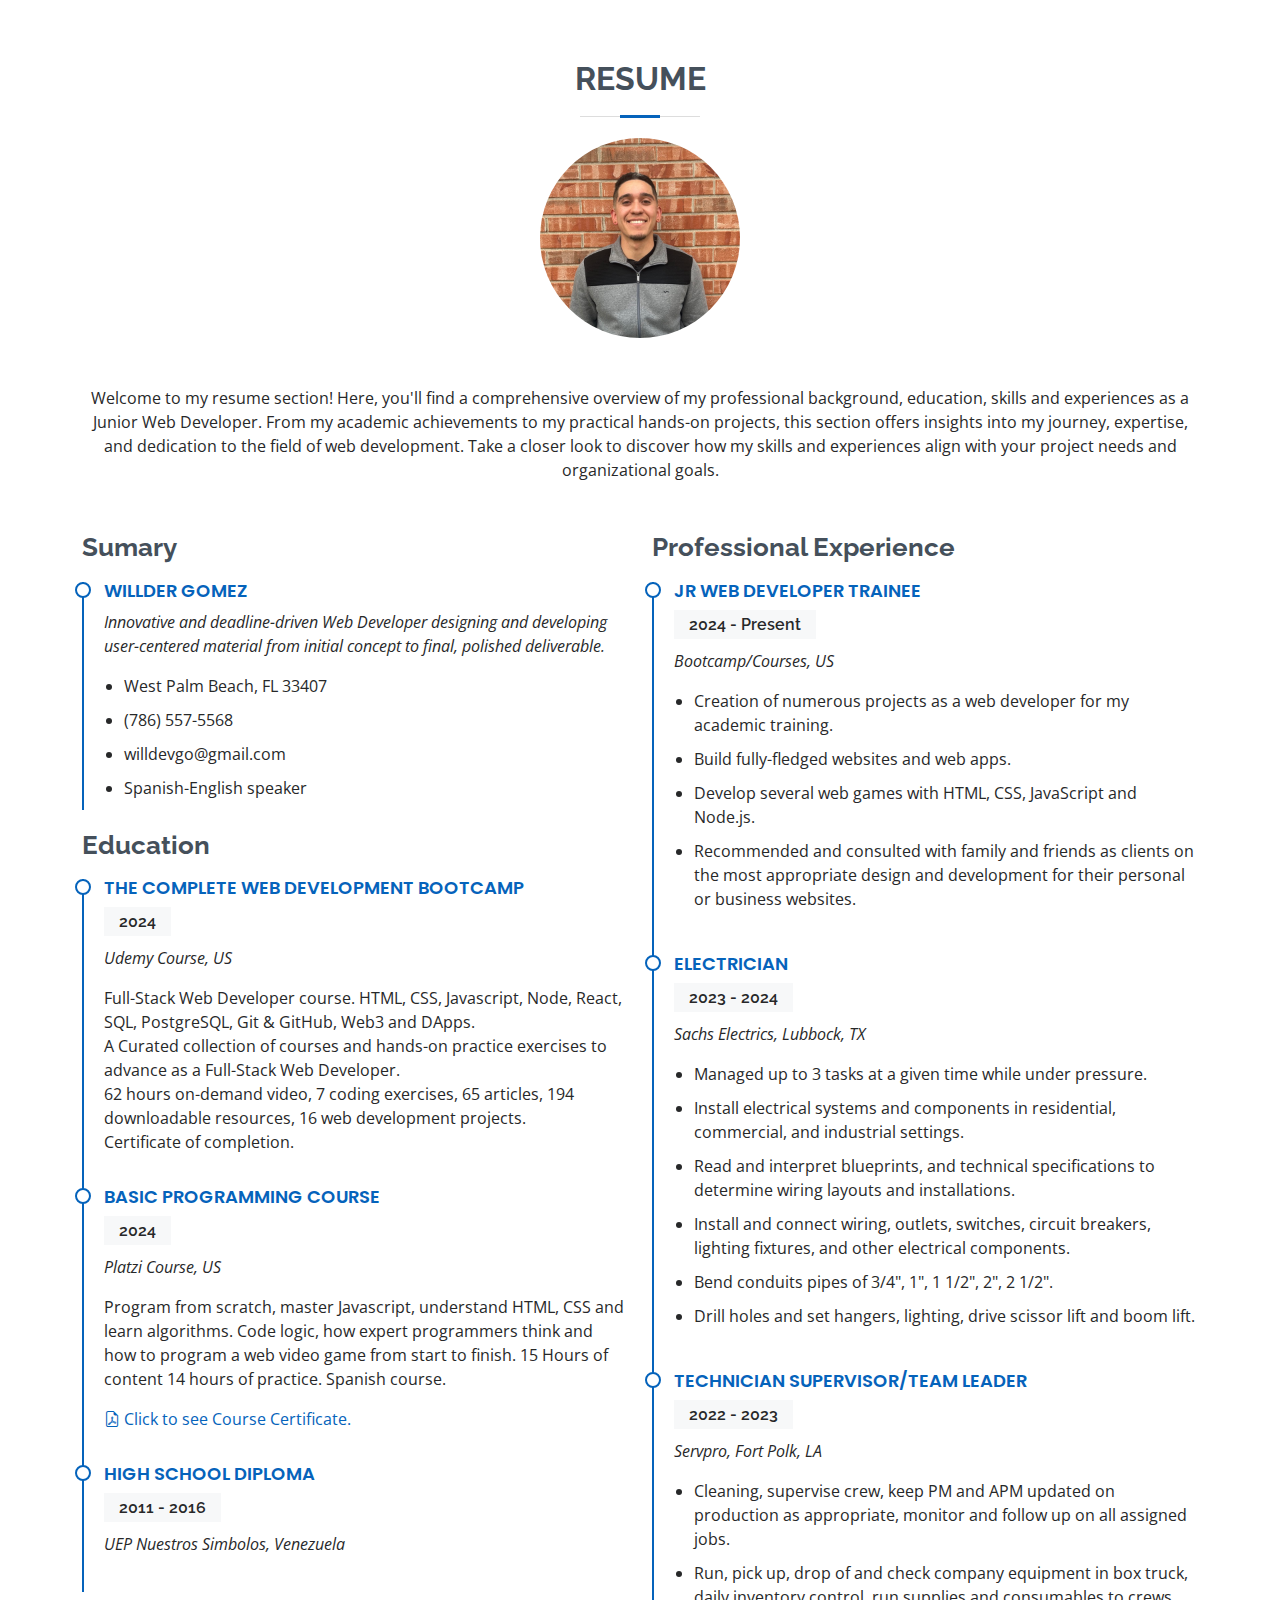
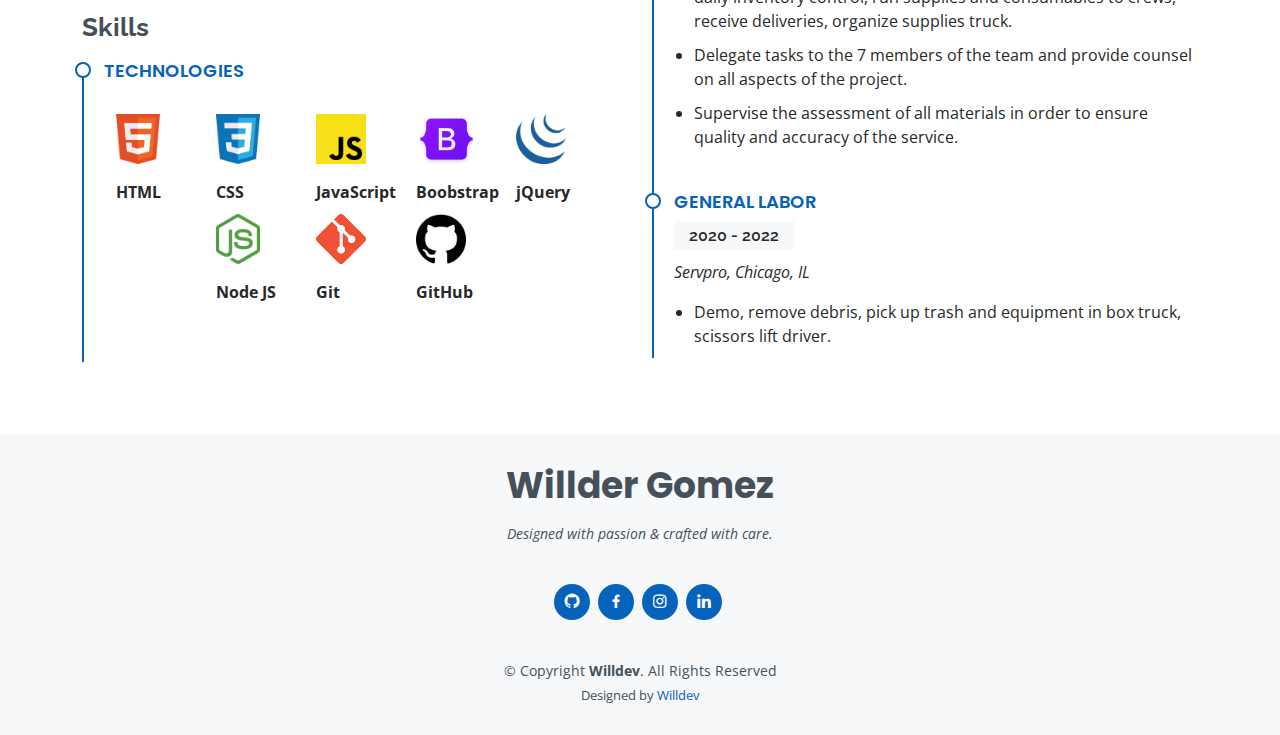
<file: public/resume/index.html>
<!DOCTYPE html>
<html lang="en">
  <head>
    <meta charset="utf-8" />
    <meta content="width=device-width, initial-scale=1.0" name="viewport" />

    <title>Willder Gomez | Developer</title>

    <!-- Favicons -->
    <link href="../../assets/img/favicon-2.png" rel="icon" />

    <!-- Google Fonts -->
    <link
      href="https://fonts.googleapis.com/css?family=Open+Sans:300,300i,400,400i,600,600i,700,700i|Raleway:300,300i,400,400i,500,500i,600,600i,700,700i|Poppins:300,300i,400,400i,500,500i,600,600i,700,700i"
      rel="stylesheet"
    />

    <!-- Vendor CSS Files -->
    <link href="../../assets/vendor/aos/aos.css" rel="stylesheet" />
    <link
      href="../../assets/vendor/bootstrap/css/bootstrap.min.css"
      rel="stylesheet"
    />
    <link
      href="../../assets/vendor/bootstrap-icons/bootstrap-icons.css"
      rel="stylesheet"
    />
    <link href="../../assets/vendor/boxicons/css/boxicons.min.css" rel="stylesheet" />
    <link
      href="../../assets/vendor/glightbox/css/glightbox.min.css"
      rel="stylesheet"
    />
    <link href="../../assets/vendor/swiper/swiper-bundle.min.css" rel="stylesheet" />

    <!-- Template Main CSS File -->
    <link href="../../assets/css/style.css" rel="stylesheet" />
  </head>

  <body>
    <!-- ======= Resume Section ======= -->
    <section id="resume" class="resume">
      <div class="container" data-aos="fade-up">
        <div class="section-title">
          <h2>Resume</h2>
          <img
            src="../../assets/img/profile-img-1.jpg"
            alt="profile photo"
            style="border-radius: 50%; height: 200px"
          />
          <p class="mt-5">
            Welcome to my resume section! Here, you'll find a comprehensive
            overview of my professional background, education, skills and
            experiences as a Junior Web Developer. From my academic achievements
            to my practical hands-on projects, this section offers insights into
            my journey, expertise, and dedication to the field of web
            development. Take a closer look to discover how my skills and experiences align with your project needs and organizational goals.
          </p>
        </div>

        <div class="row">
          <div class="col-lg-6">
            <h3 class="resume-title">Sumary</h3>
            <div class="resume-item pb-0">
              <h4>Willder Gomez</h4>
              <p>
                <em
                  >Innovative and deadline-driven Web Developer designing and
                  developing user-centered material from initial concept to
                  final, polished deliverable.</em
                >
              </p>
              <ul>
                <li>West Palm Beach, FL 33407</li>
                <li>(786) 557-5568</li>
                <li>willdevgo@gmail.com</li>
                <li>Spanish-English speaker</li>
              </ul>
            </div>

            <h3 class="resume-title">Education</h3>
            <div class="resume-item">
              <h4>The Complete Web Development Bootcamp</h4>
              <h5>2024</h5>
              <p><em>Udemy Course, US</em></p>
              <p>
                Full-Stack Web Developer course. HTML, CSS, Javascript, Node,
                React, SQL, PostgreSQL, Git & GitHub, Web3 and DApps. <br />
                A Curated collection of courses and hands-on practice exercises
                to advance as a Full-Stack Web Developer. <br />
                62 hours on-demand video, 7 coding exercises, 65 articles, 194
                downloadable resources, 16 web development projects. <br />
                Certificate of completion.
              </p>
            </div>
            <div class="resume-item">
              <h4>Basic Programming Course</h4>
              <h5>2024</h5>
              <p><em>Platzi Course, US</em></p>
              <p>
                Program from scratch, master Javascript, understand HTML, CSS
                and learn algorithms. Code logic, how expert programmers think
                and how to program a web video game from start to finish. 15
                Hours of content 14 hours of practice. Spanish course. <br />
                <p><a href="../../assets/docs/diploma-programacion-basica.pdf" target="_blank"><i class="bi bi-file-earmark-pdf"></i> Click to see Course Certificate.</a></p>
              </p>
            </div>
            <div class="resume-item">
              <h4>High School Diploma</h4>
              <h5>2011 - 2016</h5>
              <p><em>UEP Nuestros Simbolos, Venezuela</em></p>
            </div>
            <h3 class="resume-title">Skills</h3>
            <div class="resume-item">
              <h4>Technologies</h4>
              <div id="resume-skills" class="row g-4 py-5 row-cols-1 row-cols-lg-3">
                <div class="feature col">
                  <div class="feature-icon d-inline-flex align-items-center justify-content-center text-bg-primary bg-gradient fs-2 mb-3">
                    <img src="../../assets/img/resume/html-logo.png" height="50px" alt="html logo" class="skill-img">
                  </div>
                  <p class="skill-name">HTML</p>
                </div>
                <div class="feature col">
                  <div class="feature-icon d-inline-flex align-items-center justify-content-center text-bg-primary bg-gradient fs-2 mb-3">
                    <img src="../../assets/img/resume/css-logo.png" height="50px" alt="css logo" class="skill-img">
                  </div>
                  <p class="skill-name">CSS</p>
                </div>
                <div class="feature col">
                  <div class="feature-icon d-inline-flex align-items-center justify-content-center text-bg-primary bg-gradient fs-2 mb-3">
                    <img src="../../assets/img/resume/javascript-js-icon.png" height="50px" alt="JavaScript logo" class="skill-img">
                  </div>
                  <p class="skill-name">JavaScript</p>
                </div>
                <div class="feature col">
                  <div class="feature-icon d-inline-flex align-items-center justify-content-center text-bg-primary bg-gradient fs-2 mb-3">
                    <img src="../../assets/img/resume/bootstrap-logo.png" height="50px" alt="Boobstrap logo" class="skill-img">
                  </div>
                  <p class="skill-name">Boobstrap</p>
                </div>
                <div class="feature col">
                  <div class="feature-icon d-inline-flex align-items-center justify-content-center text-bg-primary bg-gradient fs-2 mb-3">
                    <img src="../../assets/img/resume/jquery-icon.png" height="50px" alt="Boobstrap logo" class="skill-img">
                  </div>
                  <p class="skill-name">jQuery</p>
                </div>
                <div class="feature col">
                  <div class="feature-icon d-inline-flex align-items-center justify-content-center text-bg-primary bg-gradient fs-2 mb-3">
                    <img src="../../assets/img/resume/node-js-icon.png" height="50px" alt="nodejs logo" class="skill-img">
                  </div>
                  <p class="skill-name">Node JS</p>
                </div>
                <div class="feature col">
                  <div class="feature-icon d-inline-flex align-items-center justify-content-center text-bg-primary bg-gradient fs-2 mb-3">
                    <img src="../../assets/img/resume/git-icon.png" height="50px" alt="github logo" class="skill-img">
                  </div>
                  <p class="skill-name">Git</p>
                </div>
                <div class="feature col">
                  <div class="feature-icon d-inline-flex align-items-center justify-content-center text-bg-primary bg-gradient fs-2 mb-3">
                    <img src="../../assets/img/resume/github-icon.png" height="50px" alt="github logo" class="skill-img">
                  </div>
                  <p class="skill-name">GitHub</p>
                </div>
              </div>
            </div>
          </div>
          <div class="col-lg-6">
            <h3 class="resume-title">Professional Experience</h3>
            <div class="resume-item">
              <h4>Jr Web Developer Trainee</h4>
              <h5>2024 - Present</h5>
              <p><em>Bootcamp/Courses, US</em></p>
              <ul>
                <li>
                  Creation of numerous projects as a web developer for my
                  academic training.
                </li>
                <li>Build fully-fledged websites and web apps.</li>
                <li>
                  Develop several web games with HTML, CSS, JavaScript and Node.js.
                </li>
                <li>
                  Recommended and consulted with family and friends as clients
                  on the most appropriate design and development for their personal or business
                  websites.
                </li>
              </ul>
            </div>
            <div class="resume-item">
              <h4>ELECTRICIAN</h4>
              <h5>2023 - 2024</h5>
              <p><em>Sachs Electrics, Lubbock, TX</em></p>
              <ul>
                <li>
                  Managed up to 3 tasks at a given time while under pressure.
                </li>
                <li>
                  Install electrical systems and components in residential,
                  commercial, and industrial settings.
                </li>
                <li>
                  Read and interpret blueprints, and technical specifications to
                  determine wiring layouts and installations.
                </li>
                <li>
                  Install and connect wiring, outlets, switches, circuit
                  breakers, lighting fixtures, and other electrical components.
                </li>
                <li>
                    Bend conduits pipes of 3/4", 1", 1 1/2", 2", 2 1/2".
                </li>
                <li>
                    Drill holes and set hangers,
                    lighting, drive scissor lift and boom lift.
                </li>
            </div>
            <div class="resume-item">
              <h4>Technician Supervisor/Team Leader</h4>
              <h5>2022 - 2023</h5>
              <p><em>Servpro, Fort Polk, LA</em></p>
              <ul>
                <li>
                    Cleaning, supervise crew, keep PM and APM updated on
                    production as appropriate, monitor and follow up on all assigned jobs.
                </li>
                <li>
                    Run, pick up, drop of and check company equipment in box truck, daily inventory control, run supplies and consumables to crews, receive deliveries, organize supplies truck.
                </li>
                <li>
                    Delegate tasks to the 7 members of the team and provide counsel on all aspects of the project.
                </li>
                <li>
                    Supervise the assessment of all materials in order to ensure quality and accuracy of the service.
                </li>
              </ul>
            </div>
            <div class="resume-item">
              <h4>General Labor</h4>
              <h5>2020 - 2022</h5>
              <p><em>Servpro, Chicago, IL</em></p>
              <ul>
                <li>
                    Demo, remove debris, pick up trash and equipment in box truck, scissors lift driver.
                </li>
              </ul>
            </div>
          </div>
        </div>
      </div>
    </section>
    <!-- End Resume Section -->

    <!-- ======= Footer ======= -->
    <footer id="footer">
      <div class="container">
        <h3>Willder Gomez</h3>
        <p>
          Designed with passion & crafted with care.
        </p>
        <div class="social-links">
          <a
            href="https://github.com/willgomez22"
            target="_blank"
            class="github"
            ><i class="bx bxl-github"></i
          ></a>
          <a
            href="https://www.facebook.com/willgo22"
            target="_blank"
            class="facebook"
            ><i class="bx bxl-facebook"></i
          ></a>
          <a
            href="https://www.instagram.com/willdergomez/"
            target="_blank"
            class="instagram"
            ><i class="bx bxl-instagram"></i
          ></a>
          <a
            href="https://www.linkedin.com/in/willgomez22/"
            target="_blank"
            class="linkedin"
            ><i class="bx bxl-linkedin"></i
          ></a>
        </div>
        <div class="copyright">
          &copy; Copyright <strong><span>Willdev</span></strong
          >. All Rights Reserved
        </div>
        <div class="credits">
          Designed by <a href="../../index.html">Willdev</a>
        </div>
      </div>
    </footer>
    <!-- End Footer -->

    <div id="preloader"></div>
    <a
      href="#"
      class="back-to-top d-flex align-items-center justify-content-center"
      ><i class="bi bi-arrow-up-short"></i
    ></a>

    <!-- Vendor JS Files -->
    <script src="../../assets/vendor/aos/aos.js"></script>
    <script src="../../assets/vendor/glightbox/js/glightbox.min.js"></script>
    <script src="../../assets/vendor/swiper/swiper-bundle.min.js"></script>
    <script src="../../assets/vendor/php-email-form/validate.js"></script>

    <!-- Template Main JS File -->
    <script src="../../assets/js/main.js"></script>
  </body>
</html>
</file>
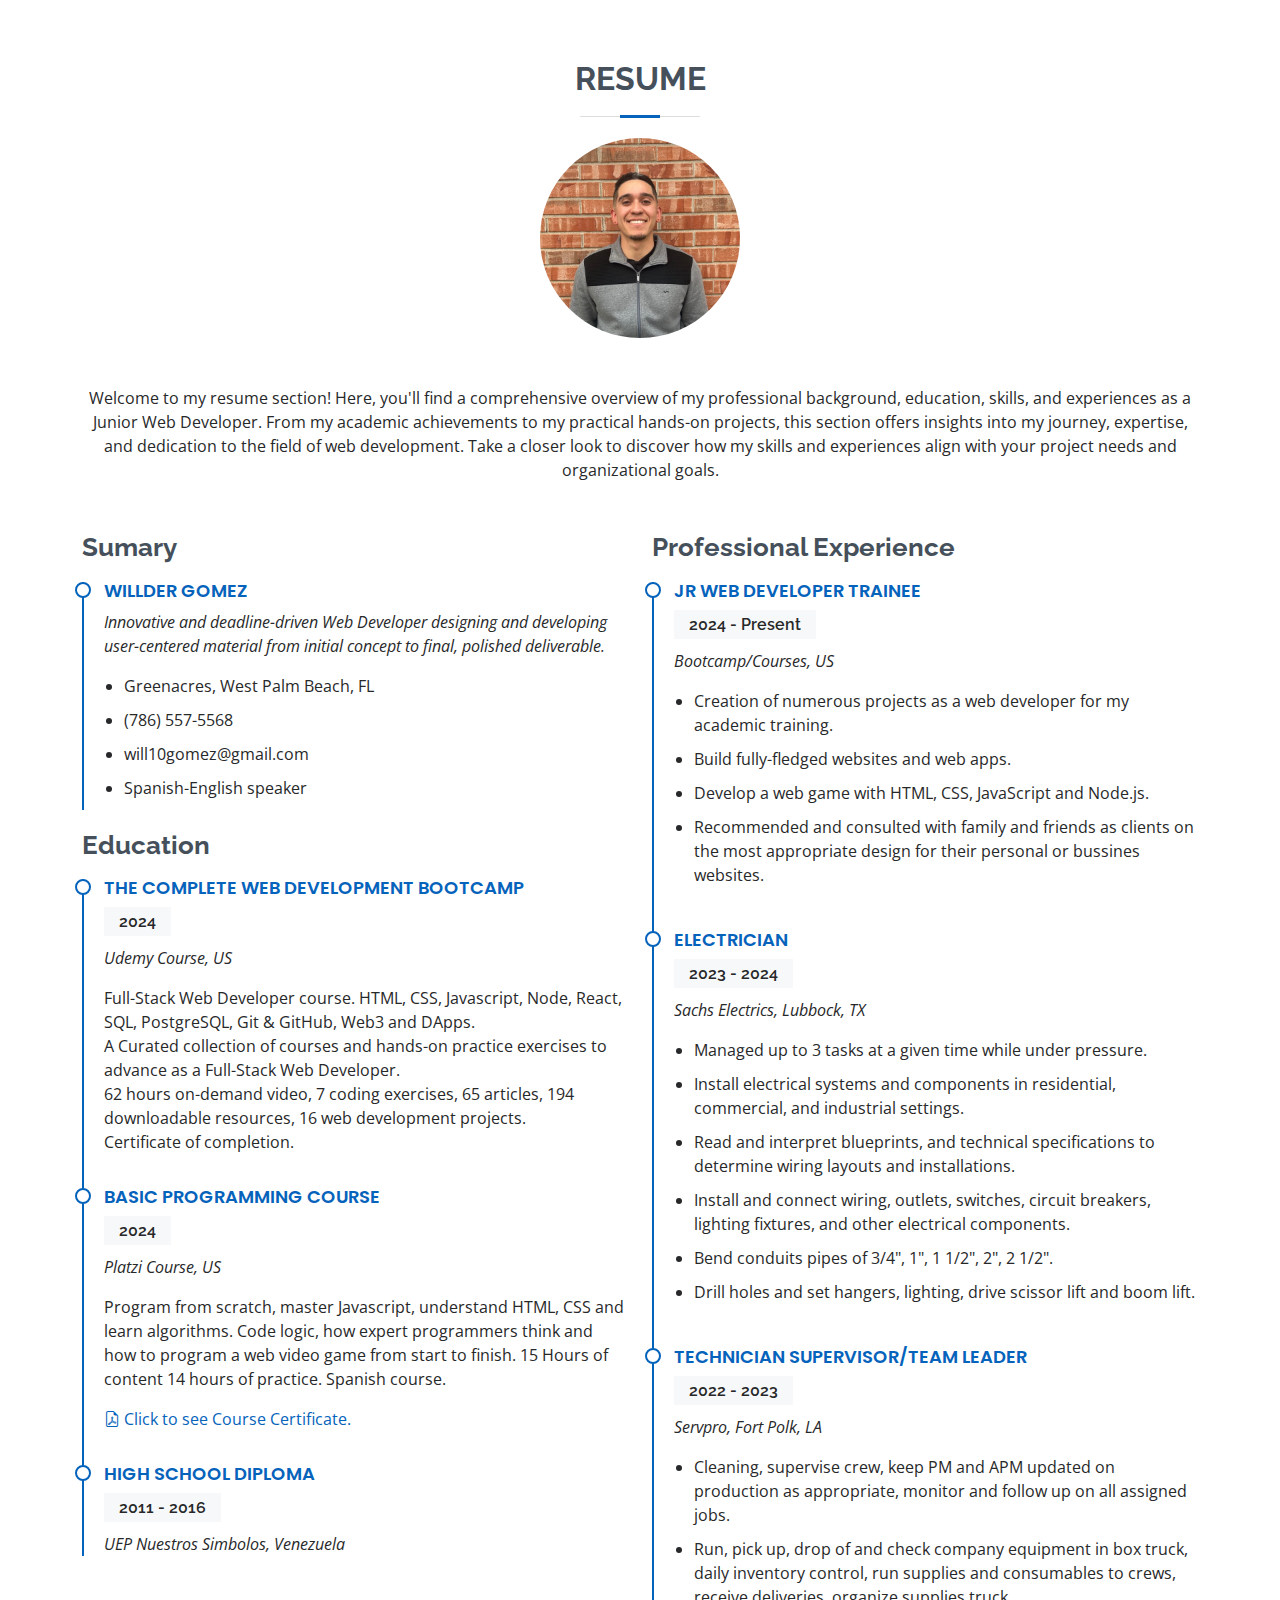
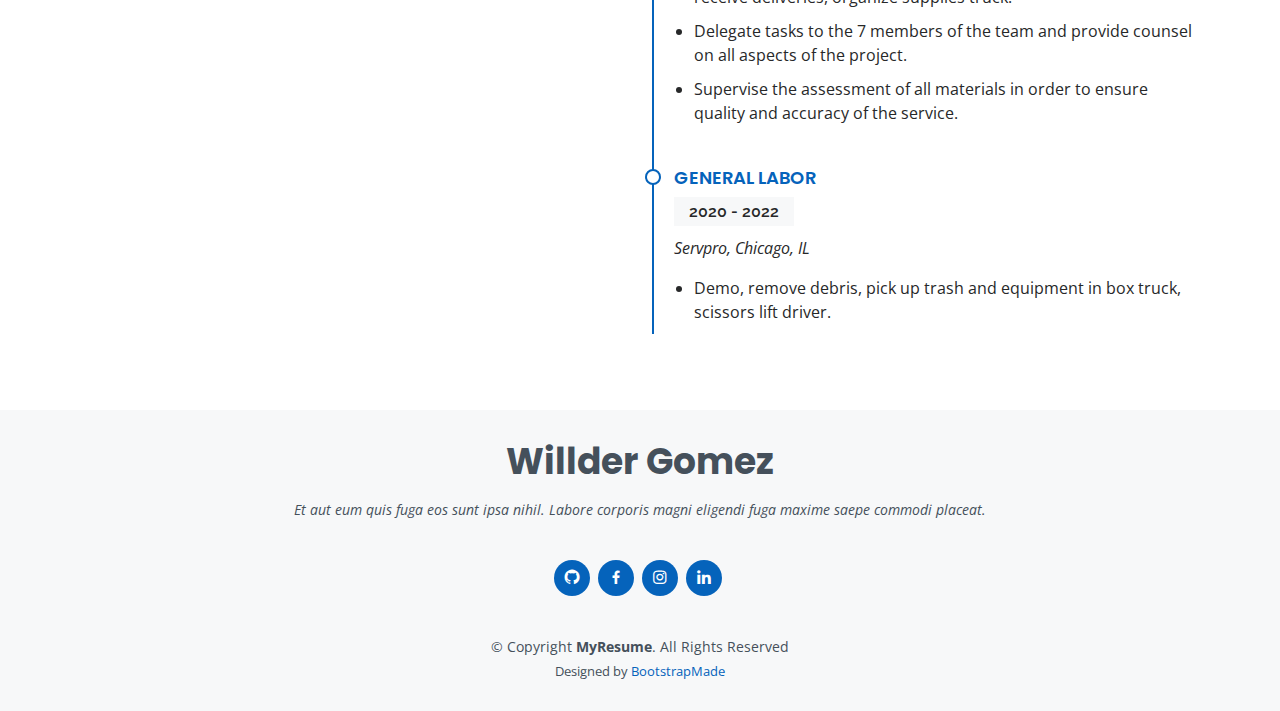
<file: public/resume.html>
<!DOCTYPE html>
<html lang="en">
  <head>
    <meta charset="utf-8" />
    <meta content="width=device-width, initial-scale=1.0" name="viewport" />

    <title>Willder's Resume</title>

    <!-- Favicons -->
    <link href="assets/img/favicon-2.png" rel="icon" />

    <!-- Google Fonts -->
    <link
      href="https://fonts.googleapis.com/css?family=Open+Sans:300,300i,400,400i,600,600i,700,700i|Raleway:300,300i,400,400i,500,500i,600,600i,700,700i|Poppins:300,300i,400,400i,500,500i,600,600i,700,700i"
      rel="stylesheet"
    />

    <!-- Vendor CSS Files -->
    <link href="../assets/vendor/aos/aos.css" rel="stylesheet" />
    <link
      href="../assets/vendor/bootstrap/css/bootstrap.min.css"
      rel="stylesheet"
    />
    <link
      href="../assets/vendor/bootstrap-icons/bootstrap-icons.css"
      rel="stylesheet"
    />
    <link href="../assets/vendor/boxicons/css/boxicons.min.css" rel="stylesheet" />
    <link
      href="../assets/vendor/glightbox/css/glightbox.min.css"
      rel="stylesheet"
    />
    <link href="../assets/vendor/swiper/swiper-bundle.min.css" rel="stylesheet" />

    <!-- Template Main CSS File -->
    <link href="../assets/css/style.css" rel="stylesheet" />
  </head>

  <body>
    <!-- ======= Resume Section ======= -->
    <section id="resume" class="resume">
      <div class="container" data-aos="fade-up">
        <div class="section-title">
          <h2>Resume</h2>
          <img
            src="../assets/img/profile-img-1.jpg"
            alt="profile photo"
            style="border-radius: 50%; height: 200px"
          />
          <p class="mt-5">
            Welcome to my resume section! Here, you'll find a comprehensive
            overview of my professional background, education, skills, and
            experiences as a Junior Web Developer. From my academic achievements
            to my practical hands-on projects, this section offers insights into
            my journey, expertise, and dedication to the field of web
            development. Take a closer look to discover how my skills and
            experiences align with your project needs and organizational goals.
          </p>
        </div>

        <div class="row">
          <div class="col-lg-6">
            <h3 class="resume-title">Sumary</h3>
            <div class="resume-item pb-0">
              <h4>Willder Gomez</h4>
              <p>
                <em
                  >Innovative and deadline-driven Web Developer designing and
                  developing user-centered material from initial concept to
                  final, polished deliverable.</em
                >
              </p>
              <ul>
                <li>Greenacres, West Palm Beach, FL</li>
                <li>(786) 557-5568</li>
                <li>will10gomez@gmail.com</li>
                <li>Spanish-English speaker</li>
              </ul>
            </div>

            <h3 class="resume-title">Education</h3>
            <div class="resume-item">
              <h4>The Complete Web Development Bootcamp</h4>
              <h5>2024</h5>
              <p><em>Udemy Course, US</em></p>
              <p>
                Full-Stack Web Developer course. HTML, CSS, Javascript, Node,
                React, SQL, PostgreSQL, Git & GitHub, Web3 and DApps. <br />
                A Curated collection of courses and hands-on practice exercises
                to advance as a Full-Stack Web Developer. <br />
                62 hours on-demand video, 7 coding exercises, 65 articles, 194
                downloadable resources, 16 web development projects. <br />
                Certificate of completion.
              </p>
            </div>
            <div class="resume-item">
              <h4>Basic Programming Course</h4>
              <h5>2024</h5>
              <p><em>Platzi Course, US</em></p>
              <p>
                Program from scratch, master Javascript, understand HTML, CSS
                and learn algorithms. Code logic, how expert programmers think
                and how to program a web video game from start to finish. 15
                Hours of content 14 hours of practice. Spanish course. <br />
                <p><a href="./assets/docs/diploma-programacion-basica.pdf" target="_blank"><i class="bi bi-file-earmark-pdf"></i> Click to see Course Certificate.</a></p>
              </p>
            </div>
            <div class="resume-item">
              <h4>High School Diploma</h4>
              <h5>2011 - 2016</h5>
              <p><em>UEP Nuestros Simbolos, Venezuela</em></p>
            </div>
          </div>
          <div class="col-lg-6">
            <h3 class="resume-title">Professional Experience</h3>
            <div class="resume-item">
              <h4>Jr Web Developer Trainee</h4>
              <h5>2024 - Present</h5>
              <p><em>Bootcamp/Courses, US</em></p>
              <ul>
                <li>
                  Creation of numerous projects as a web developer for my
                  academic training.
                </li>
                <li>Build fully-fledged websites and web apps.</li>
                <li>
                  Develop a web game with HTML, CSS, JavaScript and Node.js.
                </li>
                <li>
                  Recommended and consulted with family and friends as clients
                  on the most appropriate design for their personal or bussines
                  websites.
                </li>
              </ul>
            </div>
            <div class="resume-item">
              <h4>ELECTRICIAN</h4>
              <h5>2023 - 2024</h5>
              <p><em>Sachs Electrics, Lubbock, TX</em></p>
              <ul>
                <li>
                  Managed up to 3 tasks at a given time while under pressure.
                </li>
                <li>
                  Install electrical systems and components in residential,
                  commercial, and industrial settings.
                </li>
                <li>
                  Read and interpret blueprints, and technical specifications to
                  determine wiring layouts and installations.
                </li>
                <li>
                  Install and connect wiring, outlets, switches, circuit
                  breakers, lighting fixtures, and other electrical components.
                </li>
                <li>
                    Bend conduits pipes of 3/4", 1", 1 1/2", 2", 2 1/2".
                </li>
                <li>
                    Drill holes and set hangers,
                    lighting, drive scissor lift and boom lift.
                </li>
            </div>
            <div class="resume-item">
              <h4>Technician Supervisor/Team Leader</h4>
              <h5>2022 - 2023</h5>
              <p><em>Servpro, Fort Polk, LA</em></p>
              <ul>
                <li>
                    Cleaning, supervise crew, keep PM and APM updated on
                    production as appropriate, monitor and follow up on all assigned jobs.
                </li>
                <li>
                    Run, pick up, drop of and check company equipment in box truck, daily inventory control, run supplies and consumables to crews, receive deliveries, organize supplies truck.
                </li>
                <li>
                    Delegate tasks to the 7 members of the team and provide counsel on all aspects of the project.
                </li>
                <li>
                    Supervise the assessment of all materials in order to ensure quality and accuracy of the service.
                </li>
              </ul>
            </div>
            <div class="resume-item">
              <h4>General Labor</h4>
              <h5>2020 - 2022</h5>
              <p><em>Servpro, Chicago, IL</em></p>
              <ul>
                <li>
                    Demo, remove debris, pick up trash and equipment in box truck, scissors lift driver.
                </li>
              </ul>
            </div>
          </div>
        </div>
      </div>
    </section>
    <!-- End Resume Section -->

    <!-- ======= Footer ======= -->
    <footer id="footer">
      <div class="container">
        <h3>Willder Gomez</h3>
        <p>
          Et aut eum quis fuga eos sunt ipsa nihil. Labore corporis magni
          eligendi fuga maxime saepe commodi placeat.
        </p>
        <div class="social-links">
          <a
            href="https://github.com/willgomez22"
            target="_blank"
            class="github"
            ><i class="bx bxl-github"></i
          ></a>
          <a
            href="https://www.facebook.com/willgo22"
            target="_blank"
            class="facebook"
            ><i class="bx bxl-facebook"></i
          ></a>
          <a
            href="https://www.instagram.com/willdergomez/"
            target="_blank"
            class="instagram"
            ><i class="bx bxl-instagram"></i
          ></a>
          <a
            href="https://www.linkedin.com/in/willder-gomez-3322902b4/"
            target="_blank"
            class="linkedin"
            ><i class="bx bxl-linkedin"></i
          ></a>
        </div>
        <div class="copyright">
          &copy; Copyright <strong><span>MyResume</span></strong
          >. All Rights Reserved
        </div>
        <div class="credits">
          <!-- All the links in the footer should remain intact. -->
          <!-- You can delete the links only if you purchased the pro version. -->
          <!-- Licensing information: [license-url] -->
          <!-- Purchase the pro version with working PHP/AJAX contact form: https://bootstrapmade.com/free-html-bootstrap-template-my-resume/ -->
          Designed by <a href="https://bootstrapmade.com/">BootstrapMade</a>
        </div>
      </div>
    </footer>
    <!-- End Footer -->

    <div id="preloader"></div>
    <a
      href="#"
      class="back-to-top d-flex align-items-center justify-content-center"
      ><i class="bi bi-arrow-up-short"></i
    ></a>

    <!-- Vendor JS Files -->
    <script src="../assets/vendor/aos/aos.js"></script>
    <script src="../assets/vendor/glightbox/js/glightbox.min.js"></script>
    <script src="../assets/vendor/swiper/swiper-bundle.min.js"></script>
    <script src="../assets/vendor/php-email-form/validate.js"></script>

    <!-- Template Main JS File -->
    <script src="../assets/js/main.js"></script>
  </body>
</html>
</file>
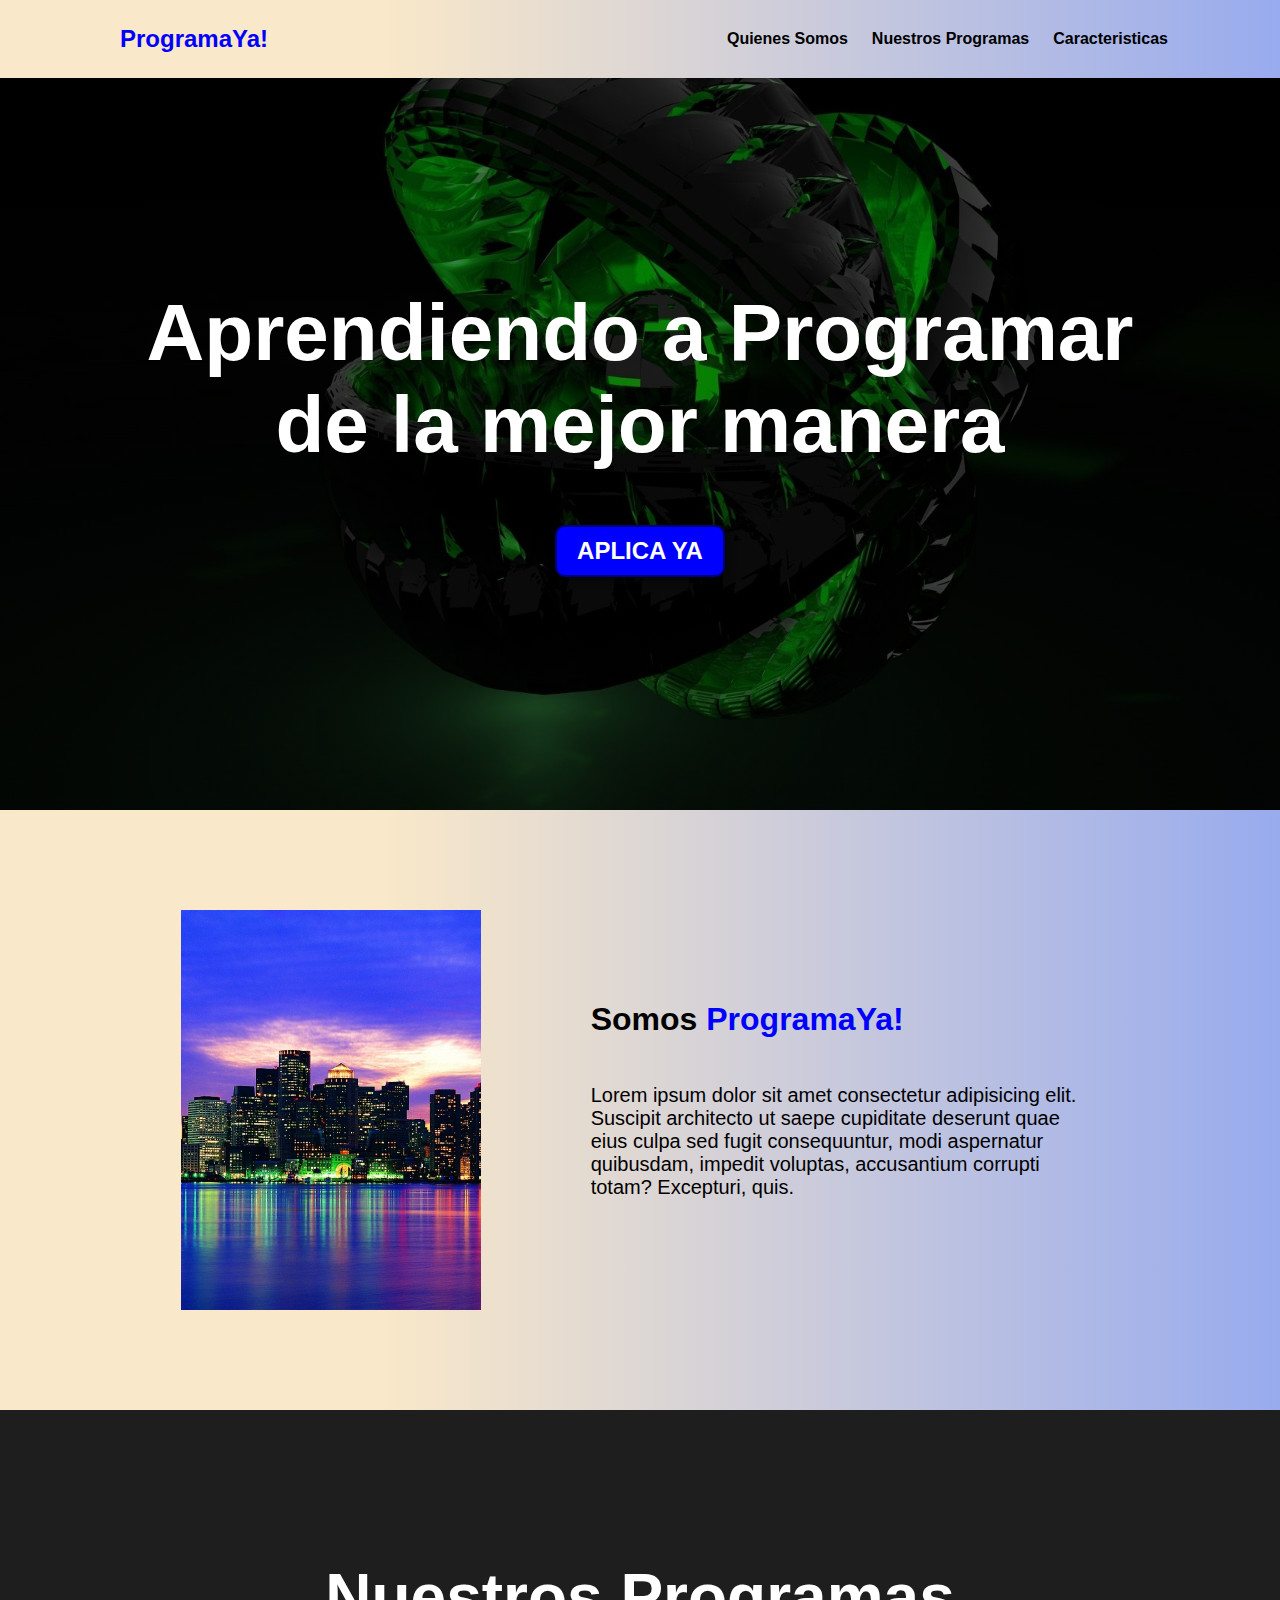
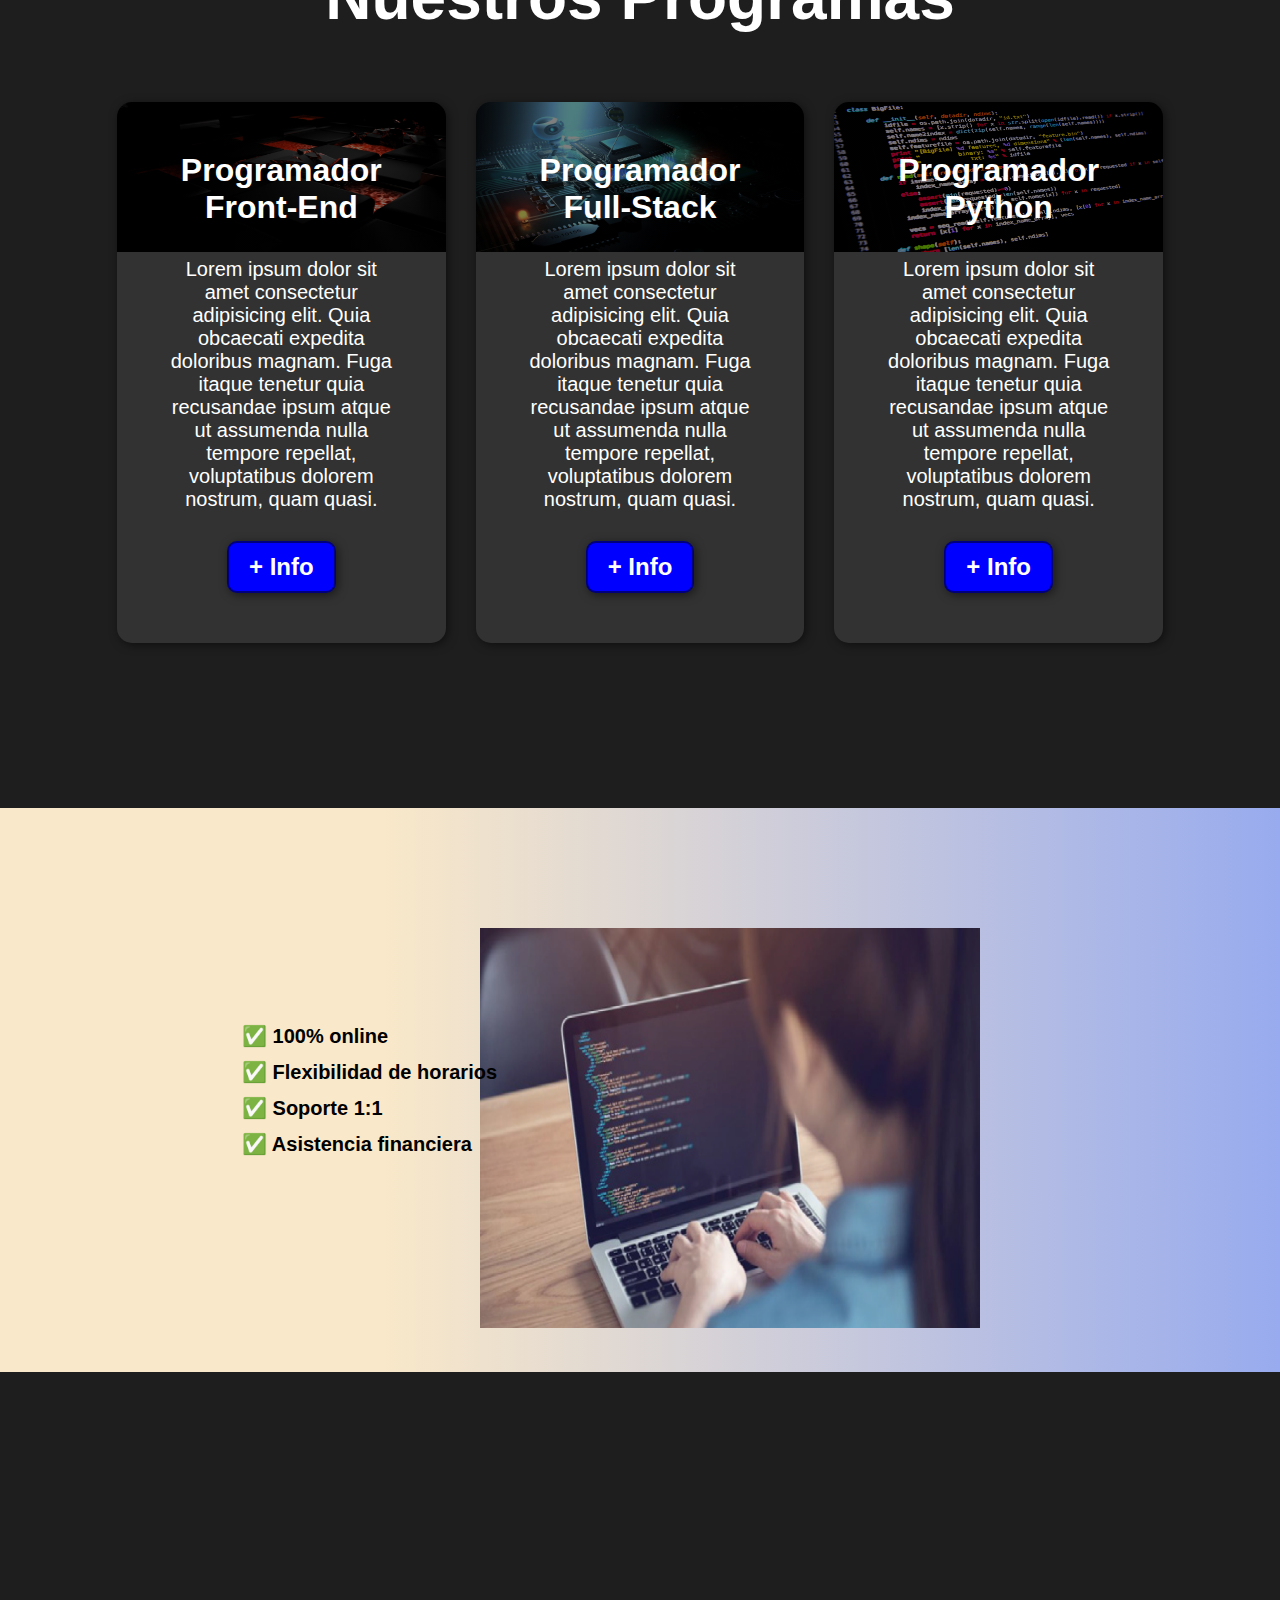
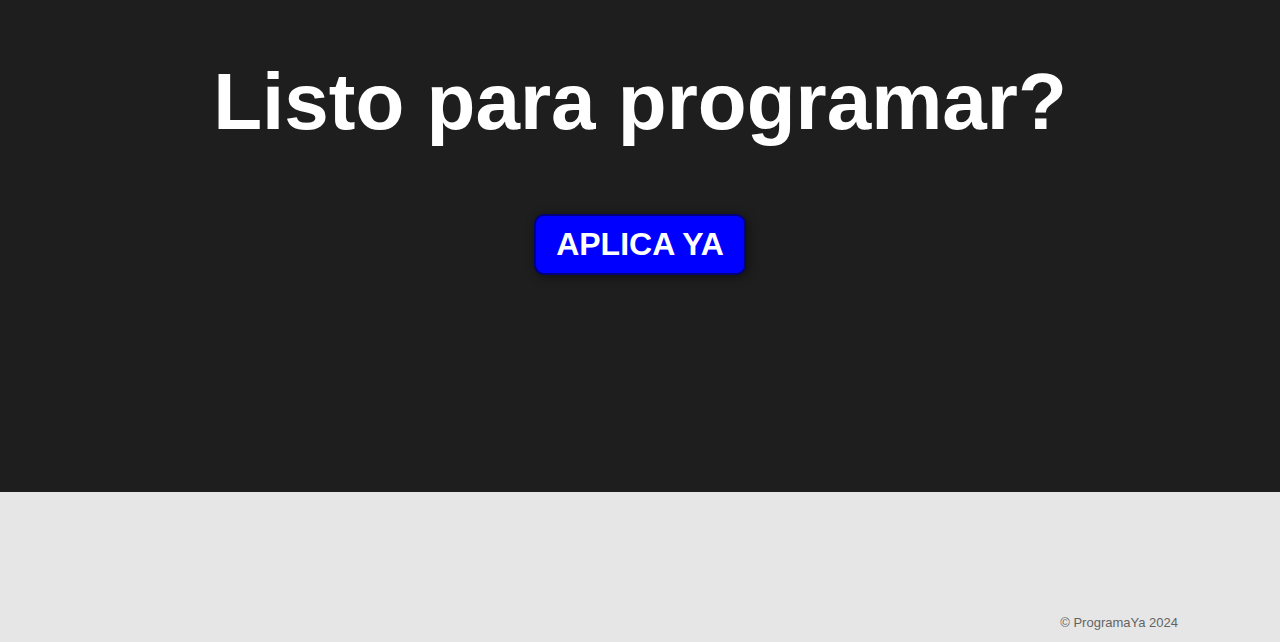
<file: public/MiPaginaPractica/practica.html>
<!DOCTYPE html>
<html lang="es">
    <head>
        <meta charset="UTF-8">
        <meta name="viewport" content="width=device-width, initial-scale=1.0">
        <title>Ejemplo de Maquetación</title>
        <link rel="icon" type="image/x-icon" href="/Practices/media/favicon.png">
        <link rel="stylesheet" href="stylespracticas.css">
    </head>

    <body>
        <header>
            <div class="container">
                <p class="logo">ProgramaYa!</p>
                <nav>
                    <a href="#somos-proya">Quienes Somos</a>
                    <a href="#nuestros-programas">Nuestros Programas</a>
                    <a href="#caracteristicas">Caracteristicas</a>
                </nav>
            </div>
        </header>

        <section id="hero">
            <h1>Aprendiendo a Programar<br>de la mejor manera</h1>
                <button>APLICA YA</button>
        </section>
        <section id="somos-proya">
            <div class="container">
                <div class="img-container"></div>
                <div class="texto">

                <h2>Somos <span class="color-acento">ProgramaYa!</span></h2>
                <p>Lorem ipsum dolor sit amet consectetur adipisicing elit. Suscipit architecto ut saepe cupiditate deserunt quae eius culpa sed fugit consequuntur, modi aspernatur quibusdam, impedit voluptas, accusantium corrupti totam? Excepturi, quis.</p>
            </div>
        </div>
    </section>

    <section id="nuestros-programas">
        <div class="container">
            <h2>Nuestros Programas</h2>
            <div class="programas">
                <div class="carta">
                    <h3>Programador Front-End</h3>
                    <p>Lorem ipsum dolor sit amet consectetur adipisicing elit. Quia obcaecati expedita doloribus magnam. Fuga itaque tenetur quia recusandae ipsum atque ut assumenda nulla tempore repellat, voluptatibus dolorem nostrum, quam quasi.</p>
                    <button>+ Info</button>
                </div>
                <div class="carta">
                    <h3>Programador Full-Stack</h3>
                    <p>Lorem ipsum dolor sit amet consectetur adipisicing elit. Quia obcaecati expedita doloribus magnam. Fuga itaque tenetur quia recusandae ipsum atque ut assumenda nulla tempore repellat, voluptatibus dolorem nostrum, quam quasi.</p>
                    <button>+ Info</button>
                </div>
                <div class="carta">
                    <h3>Programador Python</h3>
                    <p>Lorem ipsum dolor sit amet consectetur adipisicing elit. Quia obcaecati expedita doloribus magnam. Fuga itaque tenetur quia recusandae ipsum atque ut assumenda nulla tempore repellat, voluptatibus dolorem nostrum, quam quasi.</p>
                    <button>+ Info</button>
                </div>
            </div>
        </div>
    </section>
    <section id="caracteristicas">
        <div class="container">
            <ul>
                <li>✅ 100% online</li>
                <li>✅ Flexibilidad de horarios</li>
                <li>✅ Soporte 1:1</li>
                <li>✅ Asistencia financiera</li>
            </ul>
        </div>
    </section>
    <section id="final">
        <h2>Listo para programar?</h2>
        <button>APLICA YA</button>
    </section>
        <footer>
            <div class="container">
                <p>&copy; ProgramaYa 2024</p>
            </div>
        </footer>
    </body>

</html>
</file>
<file: assets/css/style.css>
body {
  font-family: "Open Sans", sans-serif;
  color: #272829;
}

a {
  color: #0563bb;
  text-decoration: none;
}

a:hover {
  color: #067ded;
  text-decoration: none;
}

h1,
h2,
h3,
h4,
h5,
h6 {
  font-family: "Raleway", sans-serif;
}

/*--------------------------------------------------------------
# Back to top button
--------------------------------------------------------------*/
.back-to-top {
  position: fixed;
  visibility: hidden;
  opacity: 0;
  right: 15px;
  bottom: 15px;
  z-index: 996;
  background: #0563bb;
  width: 40px;
  height: 40px;
  border-radius: 50px;
  transition: all 0.4s;
}

.back-to-top i {
  font-size: 28px;
  color: #fff;
  line-height: 0;
}

.back-to-top:hover {
  background: #0678e3;
  color: #fff;
}

.back-to-top.active {
  visibility: visible;
  opacity: 1;
}

/*--------------------------------------------------------------
# Preloader
--------------------------------------------------------------*/
#preloader {
  position: fixed;
  top: 0;
  left: 0;
  right: 0;
  bottom: 0;
  z-index: 9999;
  overflow: hidden;
  background: #fff;
}

#preloader:before {
  content: "";
  position: fixed;
  top: calc(50% - 30px);
  left: calc(50% - 30px);
  border: 6px solid #0563bb;
  border-top-color: #fff;
  border-bottom-color: #fff;
  border-radius: 50%;
  width: 60px;
  height: 60px;
  animation: animate-preloader 1s linear infinite;
}

@keyframes animate-preloader {
  0% {
    transform: rotate(0deg);
  }

  100% {
    transform: rotate(360deg);
  }
}

.mt-1 {
  display: flex;
  justify-content: center;
}

.img-fluid {
  border-radius: 25%;
}

/*--------------------------------------------------------------
# Disable aos animation delay on mobile devices
--------------------------------------------------------------*/
@media screen and (max-width: 768px) {
  [data-aos-delay] {
    transition-delay: 0 !important;
  }
}

/*--------------------------------------------------------------
# Header
--------------------------------------------------------------*/
#header {
  position: fixed;
  top: 0;
  left: 0;
  bottom: 0;
  z-index: 9997;
  transition: all 0.5s;
  padding: 15px;
  overflow-y: auto;
}

@media (max-width: 991px) {
  #header {
    width: 300px;
    background: #fff;
    border-right: 1px solid #e6e9ec;
    left: -300px;
  }
}

@media (min-width: 991px) {
  #main {
    margin-left: 100px;
  }
}

/*--------------------------------------------------------------
# Navigation Menu
--------------------------------------------------------------*/
/**
* Desktop Navigation 
*/
.nav-menu {
  padding: 0;
  display: block;
}

.nav-menu * {
  margin: 0;
  padding: 0;
  list-style: none;
}

.nav-menu > ul > li {
  position: relative;
  white-space: nowrap;
}

.nav-menu a,
.nav-menu a:focus {
  display: flex;
  align-items: center;
  color: #45505b;
  padding: 10px 18px;
  margin-bottom: 8px;
  transition: 0.3s;
  font-size: 15px;
  border-radius: 50px;
  background: #f2f3f5;
  height: 56px;
  width: 100%;
  overflow: hidden;
  transition: 0.3s;
}

.nav-menu a i,
.nav-menu a:focus i {
  font-size: 20px;
}

.nav-menu a span,
.nav-menu a:focus span {
  padding: 0 5px 0 7px;
  color: #45505b;
}

@media (min-width: 992px) {
  .nav-menu a,
  .nav-menu a:focus {
    width: 56px;
  }

  .nav-menu a span,
  .nav-menu a:focus span {
    display: none;
    color: #fff;
  }
}

.nav-menu a:hover,
.nav-menu .active,
.nav-menu .active:focus,
.nav-menu li:hover > a {
  color: #fff;
  background: #0563bb;
}

.nav-menu a:hover span,
.nav-menu .active span,
.nav-menu .active:focus span,
.nav-menu li:hover > a span {
  color: #fff;
}

.nav-menu a:hover,
.nav-menu li:hover > a {
  width: 100%;
  color: #fff;
}

.nav-menu a:hover span,
.nav-menu li:hover > a span {
  display: block;
}

/**
* Mobile Navigation 
*/
.mobile-nav-toggle {
  position: fixed;
  right: 10px;
  top: 10px;
  z-index: 9998;
  border: 0;
  background: none;
  font-size: 28px;
  transition: all 0.4s;
  outline: none !important;
  line-height: 0;
  cursor: pointer;
  border-radius: 50px;
  padding: 5px;
}

.mobile-nav-toggle i {
  color: #45505b;
}

.mobile-nav-active {
  overflow: hidden;
}

.mobile-nav-active #header {
  left: 0;
}

.mobile-nav-active .mobile-nav-toggle {
  color: #fff;
  background-color: #0563bb;
}

/*--------------------------------------------------------------
# Hero Section
--------------------------------------------------------------*/
#hero {
  width: 100%;
  height: 100vh;
  background: url("../img/hero-bg-3.jpg") top right no-repeat;
  background-size: cover;
  position: relative;
}

@media (min-width: 992px) {
  #hero {
    padding-left: 160px;
  }
}

#hero:before {
  content: "";
  background: rgba(255, 255, 255, 0.8);
  position: absolute;
  bottom: 0;
  top: 0;
  left: 0;
  right: 0;
}

#hero h1 {
  margin: 0;
  font-size: 64px;
  font-weight: 700;
  line-height: 56px;
  color: #45505b;
}

#hero p {
  color: #45505b;
  margin: 15px 0 0 0;
  font-size: 26px;
  font-family: "Poppins", sans-serif;
}

#hero p span {
  color: #0563bb;
  letter-spacing: 1px;
}

#hero .social-links {
  margin-top: 30px;
}

#hero .social-links a {
  font-size: 24px;
  display: inline-block;
  color: #45505b;
  line-height: 1;
  margin-right: 20px;
  transition: 0.3s;
}

#hero .social-links a:hover {
  color: #0563bb;
}

@media (max-width: 992px) {
  #hero {
    text-align: center;
  }

  #hero h1 {
    font-size: 32px;
    line-height: 36px;
  }

  #hero p {
    margin-top: 10px;
    font-size: 20px;
    line-height: 24px;
  }
}

/*--------------------------------------------------------------
# Resume
--------------------------------------------------------------*/
.skill-name {
  font-weight: bold;
}

.skill-img {
  background-color: white;
}

.feature {
  transition: all 0.3s ease;
}

.feature:hover {
  transform: scale(0.9);
}

/*--------------------------------------------------------------
# Sections General
--------------------------------------------------------------*/
section {
  padding: 60px 0;
  overflow: hidden;
}

.section-title {
  text-align: center;
  padding-bottom: 30px;
}

.section-title h2 {
  font-size: 32px;
  font-weight: bold;
  text-transform: uppercase;
  margin-bottom: 20px;
  padding-bottom: 20px;
  position: relative;
  color: #45505b;
}

.section-title h2::before {
  content: "";
  position: absolute;
  display: block;
  width: 120px;
  height: 1px;
  background: #ddd;
  bottom: 1px;
  left: calc(50% - 60px);
}

.section-title h2::after {
  content: "";
  position: absolute;
  display: block;
  width: 40px;
  height: 3px;
  background: #0563bb;
  bottom: 0;
  left: calc(50% - 20px);
}

.section-title p {
  margin-bottom: 0;
}

/*--------------------------------------------------------------
# About
--------------------------------------------------------------*/
.about .content h3 {
  font-weight: 700;
  font-size: 26px;
  color: #728394;
}

.about .content ul {
  list-style: none;
  padding: 0;
}

.about .content ul li {
  margin-bottom: 20px;
  display: flex;
  align-items: center;
}

.about .content ul strong {
  margin-right: 10px;
}

.about .content ul i {
  font-size: 16px;
  margin-right: 5px;
  color: #0563bb;
  line-height: 0;
}

.about .content p:last-child {
  margin-bottom: 0;
}

/*--------------------------------------------------------------
# Facts
--------------------------------------------------------------*/
.facts .facts-box {
  padding: 30px 30px 25px 30px;
  margin-top: 30px;
  width: 100%;
  position: relative;
  text-align: center;
  background: #fff;
}

.facts .facts-box i {
  position: absolute;
  top: -25px;
  left: 50%;
  transform: translateX(-50%);
  font-size: 24px;
  background: #0563bb;
  color: #fff;
  border-radius: 50px;
  display: inline-flex;
  align-items: center;
  justify-content: center;
  width: 48px;
  height: 48px;
}

.facts .facts-box span {
  font-size: 36px;
  display: block;
  font-weight: 600;
  color: #011426;
}

.facts .facts-box p {
  padding: 0;
  margin: 0;
  font-family: "Raleway", sans-serif;
  font-size: 14px;
}

/*--------------------------------------------------------------
# Akills
--------------------------------------------------------------*/

#skills {
  display: flex;
  justify-content: center;
  align-items: center;
  text-align: center;
}

#resume-skills {
  justify-content: center;
}

.feature {
  transition: all 0.3s ease;
    margin: 0;
    padding: 0;
    width: 100px;
    height: 100px;
}

/*--------------------------------------------------------------
# Resume
--------------------------------------------------------------*/

.resume .resume-title {
  font-size: 26px;
  font-weight: 700;
  margin-top: 20px;
  margin-bottom: 20px;
  color: #45505b;
}

.resume .resume-item {
  padding: 0 0 20px 20px;
  margin-top: -2px;
  border-left: 2px solid #0563bb;
  position: relative;
}

.resume .resume-item h4 {
  line-height: 18px;
  font-size: 18px;
  font-weight: 600;
  text-transform: uppercase;
  font-family: "Poppins", sans-serif;
  color: #0563bb;
  margin-bottom: 10px;
}

.resume .resume-item h5 {
  font-size: 16px;
  background: #f7f8f9;
  padding: 5px 15px;
  display: inline-block;
  font-weight: 600;
  margin-bottom: 10px;
}

.resume .resume-item ul {
  padding-left: 20px;
}

.resume .resume-item ul li {
  padding-bottom: 10px;
}

.resume .resume-item:last-child {
  padding-bottom: 0;
}

.resume .resume-item::before {
  content: "";
  position: absolute;
  width: 16px;
  height: 16px;
  border-radius: 50px;
  left: -9px;
  top: 0;
  background: #fff;
  border: 2px solid #0563bb;
}

/*--------------------------------------------------------------
# Portfolio
--------------------------------------------------------------*/
.portfolio .portfolio-item {
  margin-bottom: 30px;
}

.portfolio #portfolio-flters {
  padding: 0;
  margin: 0 auto 25px auto;
  list-style: none;
  text-align: center;
  background: #fff;
  border-radius: 50px;
  padding: 2px 15px;
}

.portfolio #portfolio-flters li {
  cursor: pointer;
  display: inline-block;
  padding: 10px 15px;
  font-size: 14px;
  font-weight: 600;
  line-height: 1;
  text-transform: uppercase;
  color: #272829;
  margin-bottom: 5px;
  transition: all 0.3s ease-in-out;
}

.portfolio #portfolio-flters li:hover,
.portfolio #portfolio-flters li.filter-active {
  color: #0563bb;
}

.portfolio #portfolio-flters li:last-child {
  margin-right: 0;
}

.portfolio .portfolio-wrap {
  transition: 0.3s;
  position: relative;
  overflow: hidden;
  z-index: 1;
  background: rgba(69, 80, 91, 0.8);
}

.portfolio .portfolio-wrap::before {
  content: "";
  background: rgba(255, 255, 255, 0.7);
  position: absolute;
  left: 30px;
  right: 30px;
  top: 30px;
  bottom: 30px;
  transition: all ease-in-out 0.3s;
  z-index: 2;
  opacity: 0;
}

.portfolio .portfolio-wrap .portfolio-info {
  opacity: 0;
  position: absolute;
  top: 0;
  left: 0;
  right: 0;
  bottom: 0;
  text-align: center;
  z-index: 3;
  transition: all ease-in-out 0.3s;
  display: flex;
  flex-direction: column;
  justify-content: center;
  align-items: center;
}

.portfolio .portfolio-wrap .portfolio-info::before {
  display: block;
  content: "";
  width: 48px;
  height: 48px;
  position: absolute;
  top: 35px;
  left: 35px;
  border-top: 3px solid #d7dce1;
  border-left: 3px solid #d7dce1;
  transition: all 0.5s ease 0s;
  z-index: 9994;
}

.portfolio .portfolio-wrap .portfolio-info::after {
  display: block;
  content: "";
  width: 48px;
  height: 48px;
  position: absolute;
  bottom: 35px;
  right: 35px;
  border-bottom: 3px solid #d7dce1;
  border-right: 3px solid #d7dce1;
  transition: all 0.5s ease 0s;
  z-index: 9994;
}

.portfolio .portfolio-wrap .portfolio-info h4 {
  font-size: 20px;
  color: #45505b;
  font-weight: 600;
}

.portfolio .portfolio-wrap .portfolio-info p {
  color: #45505b;
  font-size: 14px;
  text-transform: uppercase;
  padding: 0;
  margin: 0;
}

.portfolio .portfolio-wrap .portfolio-links {
  text-align: center;
  z-index: 4;
}

.portfolio .portfolio-wrap .portfolio-links a {
  color: #45505b;
  margin: 0 2px;
  font-size: 28px;
  display: inline-block;
  transition: 0.3s;
}

.portfolio .portfolio-wrap .portfolio-links a:hover {
  color: #148af9;
}

.portfolio .portfolio-wrap:hover::before {
  top: 0;
  left: 0;
  right: 0;
  bottom: 0;
  opacity: 1;
}

.portfolio .portfolio-wrap:hover .portfolio-info {
  opacity: 1;
}

.portfolio .portfolio-wrap:hover .portfolio-info::before {
  top: 15px;
  left: 15px;
}

.portfolio .portfolio-wrap:hover .portfolio-info::after {
  bottom: 15px;
  right: 15px;
}

/*--------------------------------------------------------------
# Contact
--------------------------------------------------------------*/
.contact .info {
  width: 100%;
  background: #fff;
}

.contact .info i {
  font-size: 20px;
  color: #0563bb;
  float: left;
  width: 44px;
  height: 44px;
  background: #eef7ff;
  display: flex;
  justify-content: center;
  align-items: center;
  border-radius: 50px;
  transition: all 0.3s ease-in-out;
}

.contact .info h4 {
  padding: 0 0 0 60px;
  font-size: 22px;
  font-weight: 600;
  margin-bottom: 5px;
  color: #45505b;
}

.contact .info p {
  padding: 0 0 0 60px;
  margin-bottom: 0;
  font-size: 14px;
  color: #728394;
}

.contact .info .email,
.contact .info .phone {
  margin-top: 40px;
}

.contact .info .email:hover i,
.contact .info .address:hover i,
.contact .info .phone:hover i {
  background: #0563bb;
  color: #fff;
}

@keyframes animate-loading {
  0% {
    transform: rotate(0deg);
  }

  100% {
    transform: rotate(360deg);
  }
}

/*--------------------------------------------------------------
# Footer
--------------------------------------------------------------*/
#footer {
  background: #f7f8f9;
  color: #45505b;
  font-size: 14px;
  text-align: center;
  padding: 30px 0;
}

#footer h3 {
  font-size: 36px;
  font-weight: 700;
  position: relative;
  font-family: "Poppins", sans-serif;
  padding: 0;
  margin: 0 0 15px 0;
}

#footer p {
  font-size: 15;
  font-style: italic;
  padding: 0;
  margin: 0 0 40px 0;
}

#footer .social-links {
  margin: 0 0 40px 0;
}

#footer .social-links a {
  font-size: 18px;
  display: inline-block;
  background: #0563bb;
  color: #fff;
  line-height: 1;
  padding: 8px 0;
  margin-right: 4px;
  border-radius: 50%;
  text-align: center;
  width: 36px;
  height: 36px;
  transition: 0.3s;
}

#footer .social-links a:hover {
  background: #0678e3;
  color: #fff;
  text-decoration: none;
}

#footer .copyright {
  margin: 0 0 5px 0;
}

#footer .credits {
  font-size: 13px;
}
</file>
<file: public/MiPaginaPractica/stylespracticas.css>
*{
    box-sizing: border-box;
}

html{
    scroll-behavior: smooth;
}

body{
    font-family: "Roboto", sans-serif;
    margin: 0;
    background: linear-gradient(90deg, #f9e8c9 30%, #98abee);
}

h1{ font-size: 3.5em;}
h2{ font-size: 2em;}
h3{ font-size: 2em;}
p{ font-size: 1.25em;}
ul{ list-style: none;}
li{ font-size: 1.25em;}

button{
    font-size: 1.5em;
    font-weight: bold;
    padding: 10px 20px;
    border-radius: 10px;
    border: 2px solid rgba(0,0,0,0.5);
    box-shadow: 2px 2px 10px rgba(0,0,0,0.5);
    color: white;
    background-color: blue;
    transition: 0.2s;
    cursor: pointer;
}

button:hover{
    background-color: rgb(0, 0, 128)
}

.container{
    max-width: 1100px;
    margin: auto;
}

.color-acento{ color: blue; }

header{
    background: linear-gradient(90deg, #f9e8c9 30%, #98abee);
}
 
header .logo{
    margin: 0;
    padding: 25px 30px;
    font-weight: bold;
    color: blue;
    font-size: 1.5em;
}

header .container{
    display: flex;
    flex-direction: column;
    align-items: center;
}

header nav{
    display: flex;
    flex-direction: column;
    text-align: center;
    padding-bottom: 25px;
}

header a{
    padding: 5px 12px;
    text-decoration: none;
    font-weight: bold;
    color: black;
    transition: 0.2s;
}

header a:hover{
    color: blue;
}

#hero{
    display: flex;
    align-items: center;
    justify-content: center;
    text-align: center;
    flex-direction: column;
    height: 90vh;
    color: rgb(255, 255, 255);
    background-image: linear-gradient(
        0deg,
        rgba(0,0,0,0.5),
        rgba(0,0,0,0.5)
    )
    ,url("media/hero.jpg");
    background-repeat: no-repeat;
    background-size: cover;
    background-position: center center;
}

#hero h1{
    color: white;
}

#somos-proya .container{
    text-align: center;
    padding: 100px 12px;
}

#nuestros-programas{
    background-color: rgb(30, 30, 30);
    color: white;
    text-align: center;
}

#nuestros-programas .container{
    padding: 150px 12px;
}

#nuestros-programas h2{
    margin-top: 0;
}

#nuestros-programas p{
    display: none;
}

#nuestros-programas .carta{
    background-position: center center;
    background-size: cover;
    padding: 50px;
    margin: 15px;
    border-radius: 15px;
}

.carta:first-child{
    background-image: linear-gradient(
        0deg,
        rgba(0,0,0,0.5),
        rgba(0,0,0,0.5)
    )
    ,url("media/frontend.jpg");
}

.carta:nth-child(2){
    background-image: linear-gradient(
        0deg,
        rgba(0,0,0,0.5),
        rgba(0,0,0,0.5)
    )
    ,url("media/fullstack.jpg");
}

.carta:nth-child(3){
    background-image: linear-gradient(
        0deg,
        rgba(0,0,0,0.5),
        rgba(0,0,0,0.5)
    )
    ,url("media/programadorpython.jpg");
}

#caracteristicas .container{
    text-align: center;
    padding: 200px 12px;
}

#caracteristicas li{
    margin: 12px 0px;
    font-weight: bold;
}

#final{
    display: flex;
    flex-direction: column;
    justify-content: center;
    align-items: center;
    text-align: center;
    background-color: rgb(30, 30, 30);
    color: white;
    height: 80vh;
}

#final h2{
    font-size: 8vw;
}

#final button{
    font-size: 5vw;
}

footer{
    background-color: rgb(230,230,230);
}

footer p{
    font-size: small;
    margin: 0;
    padding: 12px;
    color: rgb(100,100,100) ;
}

footer .container{
    height: 150px;
    display: flex;
    justify-content: center;
    align-items: flex-end;
}
@media (min-width: 720px){
    header{
        position: fixed;
        width: 100%;
    }
    header .container{
        flex-direction: row;
        justify-content: space-between;
    }

    header nav{
        flex-direction: row;
        padding-bottom: 0;
        padding-right: 10px;
    }

    #hero h1{
        font-size: 5em;
    }

    #somos-proya .container{
        display: flex;
        justify-content: space-evenly;
    }

    #somos-proya .texto {
        width: 50%;
        max-width: 600px;
        text-align: initial;
        padding-left: 30px;
        display: flex;
        flex-direction: column;
        justify-content: center;

    }

    #somos-proya h2{
        margin-top: 0px;
    }

    #somos-proya .img-container{
    background-image: url("media/somos-proya.jpg");
    background-size: cover;
    background-position: center;
    height: 400px;
    width: 300px;
    }

    #nuestros-programas .programas{
        display: flex;
        justify-content: center;
    }

    #nuestros-programas p{
        display: block;
        margin-bottom: 30px;
    }

    #nuestros-programas h2{
        font-size: 4em;
    }

    #nuestros-programas h3{
        margin-top: 0;
    }

    #nuestros-programas .carta{
        padding: 50px;
        background-size: 100% 150px;
        background-repeat: no-repeat;
        background-position-y: 0;
        background-color: rgb(50, 50, 50);
        box-shadow: 2px 2px 10px rgba(0,0,0,0.5);
    }

    .carta:first-child{
        background-image: linear-gradient(
            0deg,
            rgba(0,0,0,0.5),
            rgba(0,0,0,0.5)
        )
        ,url("media/frontend.jpg");
    }
    
    .carta:nth-child(2){
        background-image: linear-gradient(
            0deg,
            rgba(0,0,0,0.5),
            rgba(0,0,0,0.5)
        )
        ,url("media/fullstack.jpg");
    }
    
    .carta:nth-child(3){
        background-image: linear-gradient(
            0deg,
            rgba(0,0,0,0.5),
            rgba(0,0,0,0.5)
        )
        ,url("media/programadorpython.jpg");
    }

    #caracteristicas{
        background-image: url("media/caracteristicas.png");
        background-repeat: no-repeat;
        background-size: 500px 400px;
        background-position: calc(100vw - 500px) 120px;
    }

    #caracteristicas .container{
        text-align: initial;
    }

    #caracteristicas ul{
        margin-left: 100px;
    }

    #final h2{
        font-size: 5em;
    }

    #final button{
        font-size: 2em;
    }

    footer .container{
        justify-content: flex-end;
    }

}

@media(min-width: 1200px) {
    #caracteristicas{
        background-position-x: calc(100vw - 800px);
    }
}
</file>
